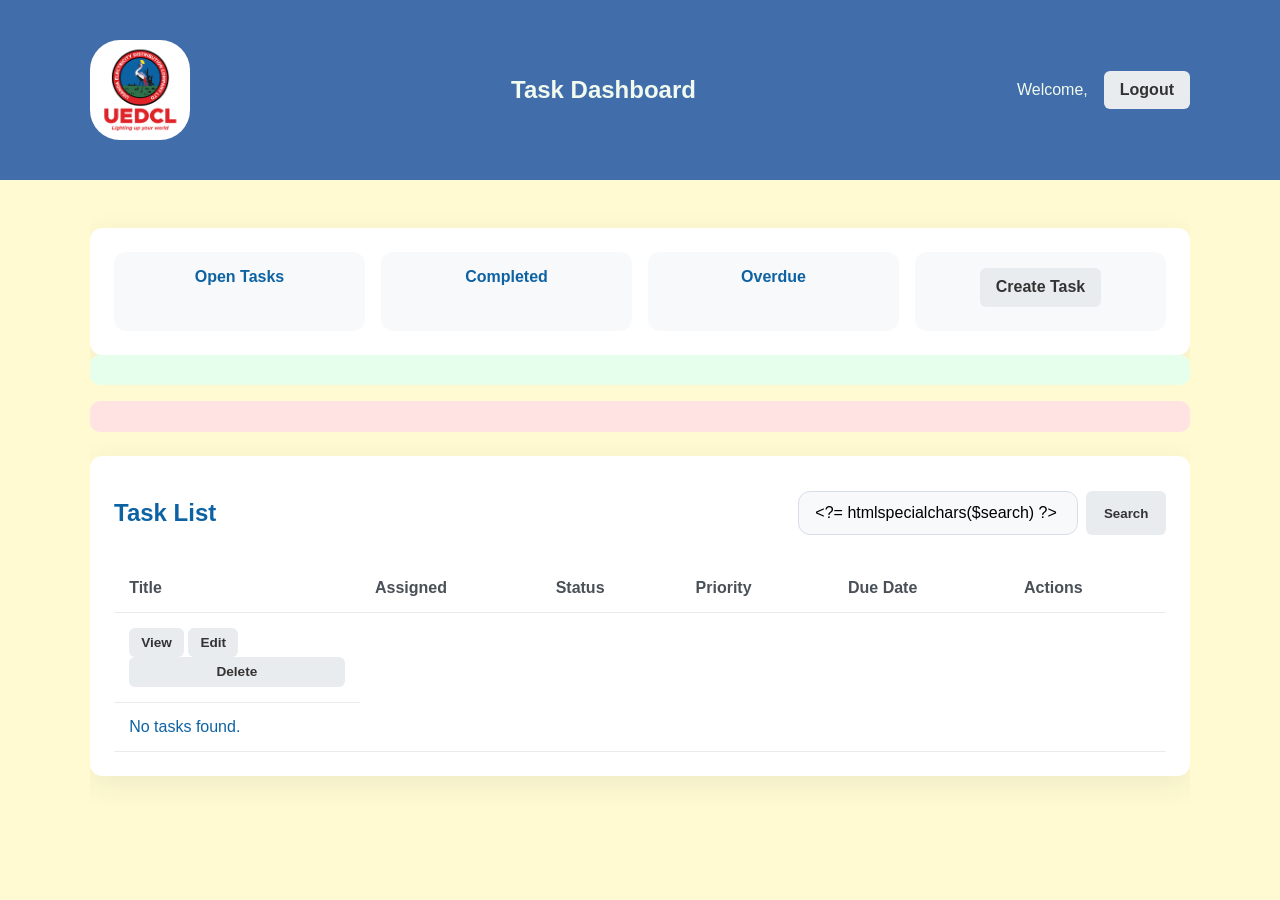
<file: index.html>
<!DOCTYPE html>
<html lang="en">
<head>
    <meta charset="UTF-8">
    <meta name="viewport" content="width=device-width, initial-scale=1.0">
    <title>Employee Task Tracker</title>
    <link rel="stylesheet" href="assets/styles.css">
</head>
<body>
    <header class="site-header">
        <div class="container">
            <img src="images/logo.png" alt="logo" class="login-logo">
            <h1>Task Dashboard</h1>
            <div class="header-actions">
                <span>Welcome,</span>
                <a href="logout.php" class="button secondary">Logout</a>
            </div>
        </div>
    </header>

    <main class="container">
        <section class="panel summary-panel">
            <div class="summary-card">
                <h2>Open Tasks</h2>
            </div>
            <div class="summary-card">
                <h2>Completed</h2>
            </div>
            <div class="summary-card">
                <h2>Overdue</h2>
                
            </div>
                <div class="summary-card">
                    <h2><a class="link-button" href="task_create.php">Create Task</a></h2>
    
                </div>
            
        </section>

            <div class="alert success"></div>
            <div class="alert error"></div>

        <section class="panel task-table-panel">
            <div class="task-list-header">
                <div>
                    <h2>Task List</h2>
                </div>
                <form class="search-bar" method="get" action="index.php">
                    <input type="text" name="search" value="<?= htmlspecialchars($search) ?>" placeholder="Search tasks by title, description, or assignee">
                    <button class="button secondary" type="submit">Search</button>
                </form>
            </div>
            <div class="table-responsive">
                <table>
                    <thead>
                        <tr>
                            <th>Title</th>
                            <th>Assigned</th>
                            <th>Status</th>
                            <th>Priority</th>
                            <th>Due Date</th>
                            <th>Actions</th>
                        </tr>
                    </thead>
                    <tbody>
                                <td>
                                    <a class="button small" href="task_view.php?id=<?= $task['id'] ?>">View</a>
                                        <a class="button small secondary" href="task_edit.php?id=<?= $task['id'] ?>">Edit</a>
                                        <form method="post" action="task_delete.php" class="inline-form delete-form">
                                            <input type="hidden" name="id" value="<?= $task['id'] ?>">
                                            <button class="button small danger confirm-delete" type="submit">Delete</button>
                                        </form>
                                    
                                </td>
                        
                        
                            <tr><td colspan="6">No tasks found.</td></tr>
                        
                    </tbody>
                </table>
            </div>
        </section>
    </main>

    <script src="assets/app.js"></script>
</body>
</html>
</file>
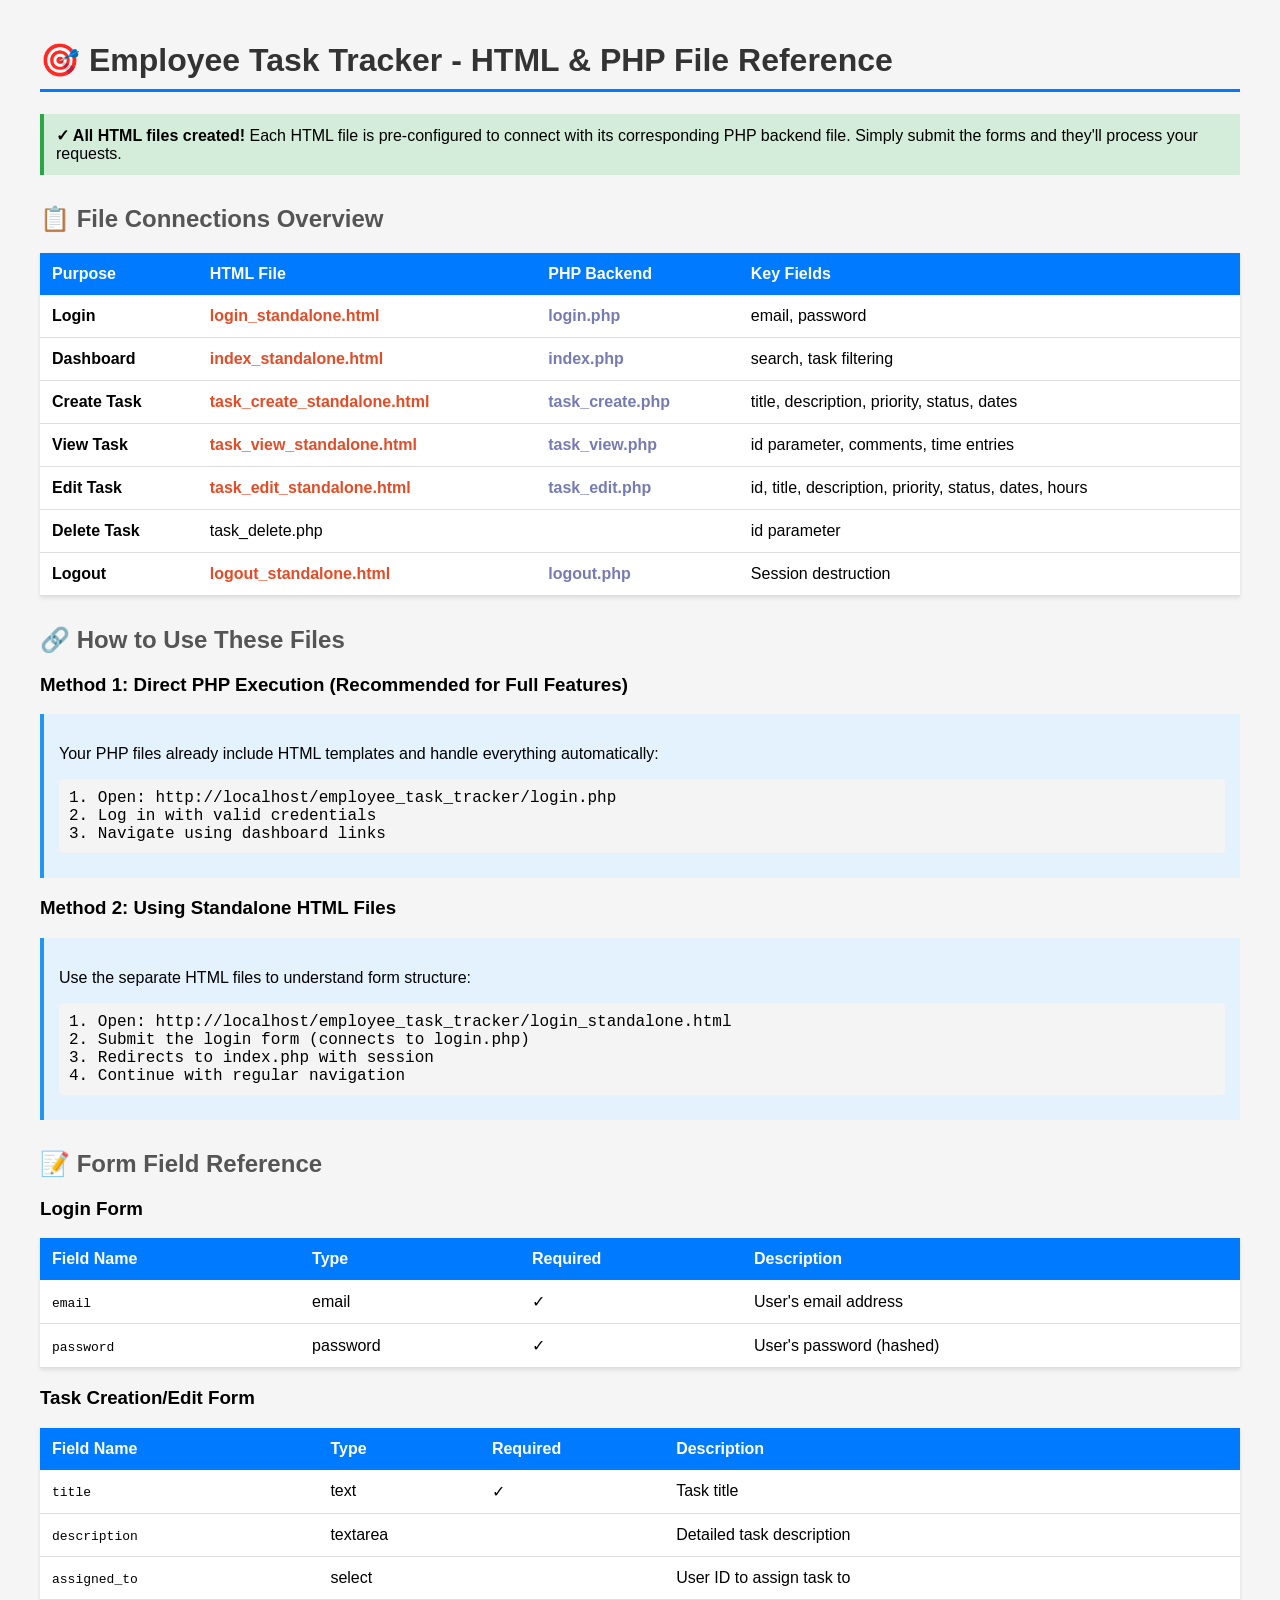
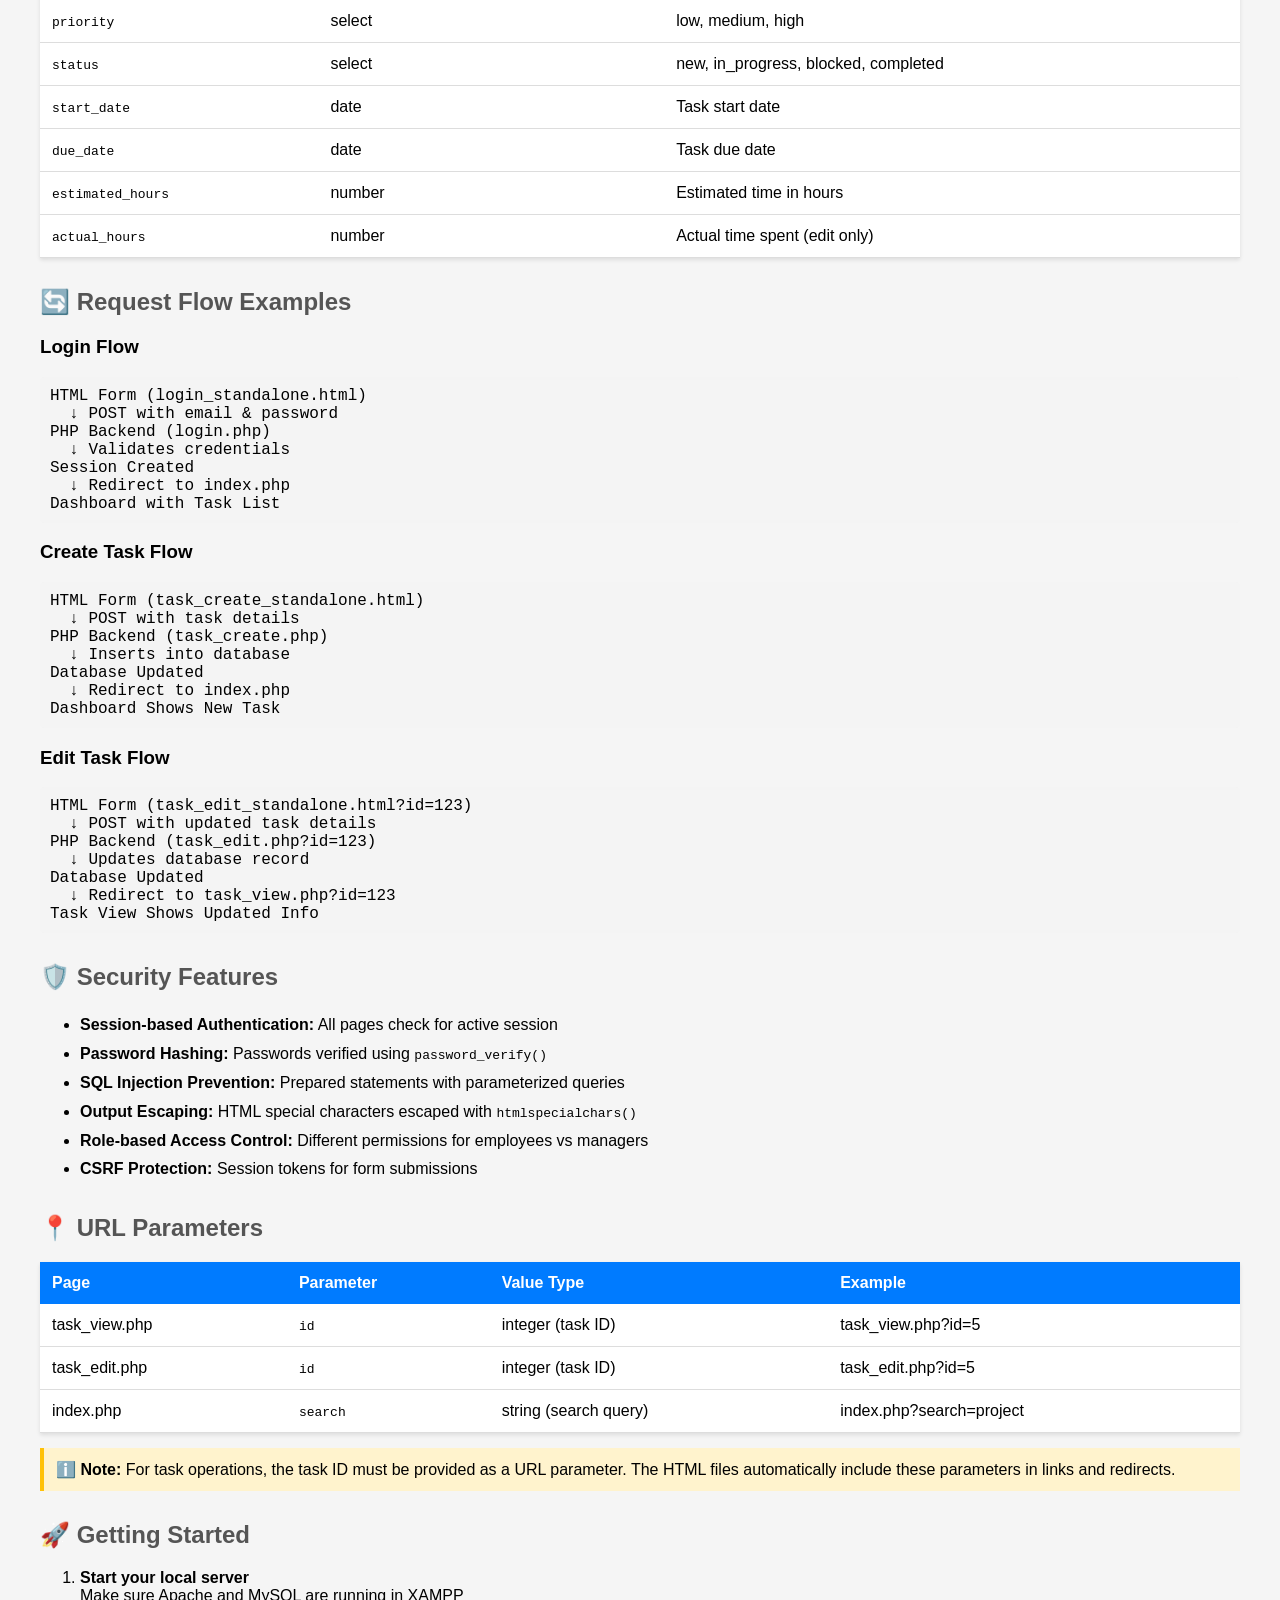
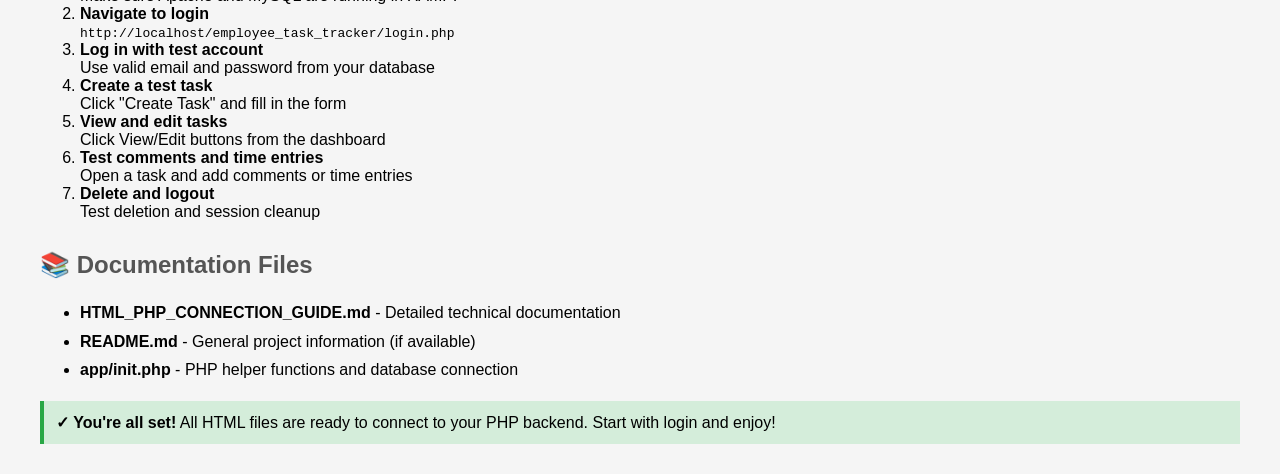
<file: FILE_REFERENCE.html>
<!DOCTYPE html>
<html lang="en">
<head>
    <meta charset="UTF-8">
    <meta name="viewport" content="width=device-width, initial-scale=1.0">
    <title>Employee Task Tracker - File Reference</title>
    <style>
        body {
            font-family: Arial, sans-serif;
            margin: 20px;
            max-width: 1200px;
            margin: 0 auto;
            padding: 20px;
            background-color: #f5f5f5;
        }
        h1 {
            color: #333;
            border-bottom: 3px solid #007bff;
            padding-bottom: 10px;
        }
        h2 {
            color: #555;
            margin-top: 30px;
        }
        table {
            width: 100%;
            border-collapse: collapse;
            background: white;
            margin: 15px 0;
            box-shadow: 0 2px 4px rgba(0,0,0,0.1);
        }
        th {
            background-color: #007bff;
            color: white;
            padding: 12px;
            text-align: left;
        }
        td {
            padding: 12px;
            border-bottom: 1px solid #ddd;
        }
        tr:hover {
            background-color: #f9f9f9;
        }
        .html { color: #e34c26; font-weight: bold; }
        .php { color: #777bb4; font-weight: bold; }
        .description { color: #666; }
        .connection { background-color: #e3f2fd; padding: 15px; margin: 10px 0; border-left: 4px solid #2196F3; }
        .code {
            background-color: #f4f4f4;
            padding: 10px;
            border-radius: 4px;
            font-family: 'Courier New', monospace;
            margin: 10px 0;
        }
        .note {
            background-color: #fff3cd;
            padding: 12px;
            border-left: 4px solid #ffc107;
            margin: 10px 0;
        }
        .success {
            background-color: #d4edda;
            padding: 12px;
            border-left: 4px solid #28a745;
            margin: 10px 0;
        }
        ul {
            line-height: 1.8;
        }
        a {
            color: #007bff;
            text-decoration: none;
        }
        a:hover {
            text-decoration: underline;
        }
    </style>
</head>
<body>
    <h1>🎯 Employee Task Tracker - HTML & PHP File Reference</h1>

    <div class="success">
        <strong>✓ All HTML files created!</strong> Each HTML file is pre-configured to connect with its corresponding PHP backend file. Simply submit the forms and they'll process your requests.
    </div>

    <h2>📋 File Connections Overview</h2>

    <table>
        <thead>
            <tr>
                <th>Purpose</th>
                <th>HTML File</th>
                <th>PHP Backend</th>
                <th>Key Fields</th>
            </tr>
        </thead>
        <tbody>
            <tr>
                <td><strong>Login</strong></td>
                <td class="html">login_standalone.html</td>
                <td class="php">login.php</td>
                <td>email, password</td>
            </tr>
            <tr>
                <td><strong>Dashboard</strong></td>
                <td class="html">index_standalone.html</td>
                <td class="php">index.php</td>
                <td>search, task filtering</td>
            </tr>
            <tr>
                <td><strong>Create Task</strong></td>
                <td class="html">task_create_standalone.html</td>
                <td class="php">task_create.php</td>
                <td>title, description, priority, status, dates</td>
            </tr>
            <tr>
                <td><strong>View Task</strong></td>
                <td class="html">task_view_standalone.html</td>
                <td class="php">task_view.php</td>
                <td>id parameter, comments, time entries</td>
            </tr>
            <tr>
                <td><strong>Edit Task</strong></td>
                <td class="html">task_edit_standalone.html</td>
                <td class="php">task_edit.php</td>
                <td>id, title, description, priority, status, dates, hours</td>
            </tr>
            <tr>
                <td><strong>Delete Task</strong></td>
                <td colspan="2">task_delete.php</td>
                <td>id parameter</td>
            </tr>
            <tr>
                <td><strong>Logout</strong></td>
                <td class="html">logout_standalone.html</td>
                <td class="php">logout.php</td>
                <td>Session destruction</td>
            </tr>
        </tbody>
    </table>

    <h2>🔗 How to Use These Files</h2>

    <h3>Method 1: Direct PHP Execution (Recommended for Full Features)</h3>
    <div class="connection">
        <p>Your PHP files already include HTML templates and handle everything automatically:</p>
        <div class="code">
            1. Open: http://localhost/employee_task_tracker/login.php<br>
            2. Log in with valid credentials<br>
            3. Navigate using dashboard links
        </div>
    </div>

    <h3>Method 2: Using Standalone HTML Files</h3>
    <div class="connection">
        <p>Use the separate HTML files to understand form structure:</p>
        <div class="code">
            1. Open: http://localhost/employee_task_tracker/login_standalone.html<br>
            2. Submit the login form (connects to login.php)<br>
            3. Redirects to index.php with session<br>
            4. Continue with regular navigation
        </div>
    </div>

    <h2>📝 Form Field Reference</h2>

    <h3>Login Form</h3>
    <table>
        <thead>
            <tr>
                <th>Field Name</th>
                <th>Type</th>
                <th>Required</th>
                <th>Description</th>
            </tr>
        </thead>
        <tbody>
            <tr>
                <td><code>email</code></td>
                <td>email</td>
                <td>✓</td>
                <td>User's email address</td>
            </tr>
            <tr>
                <td><code>password</code></td>
                <td>password</td>
                <td>✓</td>
                <td>User's password (hashed)</td>
            </tr>
        </tbody>
    </table>

    <h3>Task Creation/Edit Form</h3>
    <table>
        <thead>
            <tr>
                <th>Field Name</th>
                <th>Type</th>
                <th>Required</th>
                <th>Description</th>
            </tr>
        </thead>
        <tbody>
            <tr>
                <td><code>title</code></td>
                <td>text</td>
                <td>✓</td>
                <td>Task title</td>
            </tr>
            <tr>
                <td><code>description</code></td>
                <td>textarea</td>
                <td></td>
                <td>Detailed task description</td>
            </tr>
            <tr>
                <td><code>assigned_to</code></td>
                <td>select</td>
                <td></td>
                <td>User ID to assign task to</td>
            </tr>
            <tr>
                <td><code>priority</code></td>
                <td>select</td>
                <td></td>
                <td>low, medium, high</td>
            </tr>
            <tr>
                <td><code>status</code></td>
                <td>select</td>
                <td></td>
                <td>new, in_progress, blocked, completed</td>
            </tr>
            <tr>
                <td><code>start_date</code></td>
                <td>date</td>
                <td></td>
                <td>Task start date</td>
            </tr>
            <tr>
                <td><code>due_date</code></td>
                <td>date</td>
                <td></td>
                <td>Task due date</td>
            </tr>
            <tr>
                <td><code>estimated_hours</code></td>
                <td>number</td>
                <td></td>
                <td>Estimated time in hours</td>
            </tr>
            <tr>
                <td><code>actual_hours</code></td>
                <td>number</td>
                <td></td>
                <td>Actual time spent (edit only)</td>
            </tr>
        </tbody>
    </table>

    <h2>🔄 Request Flow Examples</h2>

    <h3>Login Flow</h3>
    <div class="code">
        HTML Form (login_standalone.html)<br>
        &nbsp;&nbsp;↓ POST with email & password<br>
        PHP Backend (login.php)<br>
        &nbsp;&nbsp;↓ Validates credentials<br>
        Session Created<br>
        &nbsp;&nbsp;↓ Redirect to index.php<br>
        Dashboard with Task List
    </div>

    <h3>Create Task Flow</h3>
    <div class="code">
        HTML Form (task_create_standalone.html)<br>
        &nbsp;&nbsp;↓ POST with task details<br>
        PHP Backend (task_create.php)<br>
        &nbsp;&nbsp;↓ Inserts into database<br>
        Database Updated<br>
        &nbsp;&nbsp;↓ Redirect to index.php<br>
        Dashboard Shows New Task
    </div>

    <h3>Edit Task Flow</h3>
    <div class="code">
        HTML Form (task_edit_standalone.html?id=123)<br>
        &nbsp;&nbsp;↓ POST with updated task details<br>
        PHP Backend (task_edit.php?id=123)<br>
        &nbsp;&nbsp;↓ Updates database record<br>
        Database Updated<br>
        &nbsp;&nbsp;↓ Redirect to task_view.php?id=123<br>
        Task View Shows Updated Info
    </div>

    <h2>🛡️ Security Features</h2>

    <ul>
        <li><strong>Session-based Authentication:</strong> All pages check for active session</li>
        <li><strong>Password Hashing:</strong> Passwords verified using <code>password_verify()</code></li>
        <li><strong>SQL Injection Prevention:</strong> Prepared statements with parameterized queries</li>
        <li><strong>Output Escaping:</strong> HTML special characters escaped with <code>htmlspecialchars()</code></li>
        <li><strong>Role-based Access Control:</strong> Different permissions for employees vs managers</li>
        <li><strong>CSRF Protection:</strong> Session tokens for form submissions</li>
    </ul>

    <h2>📍 URL Parameters</h2>

    <table>
        <thead>
            <tr>
                <th>Page</th>
                <th>Parameter</th>
                <th>Value Type</th>
                <th>Example</th>
            </tr>
        </thead>
        <tbody>
            <tr>
                <td>task_view.php</td>
                <td><code>id</code></td>
                <td>integer (task ID)</td>
                <td>task_view.php?id=5</td>
            </tr>
            <tr>
                <td>task_edit.php</td>
                <td><code>id</code></td>
                <td>integer (task ID)</td>
                <td>task_edit.php?id=5</td>
            </tr>
            <tr>
                <td>index.php</td>
                <td><code>search</code></td>
                <td>string (search query)</td>
                <td>index.php?search=project</td>
            </tr>
        </tbody>
    </table>

    <div class="note">
        <strong>ℹ️ Note:</strong> For task operations, the task ID must be provided as a URL parameter. The HTML files automatically include these parameters in links and redirects.
    </div>

    <h2>🚀 Getting Started</h2>

    <ol>
        <li><strong>Start your local server</strong><br>
            Make sure Apache and MySQL are running in XAMPP
        </li>
        <li><strong>Navigate to login</strong><br>
            <code>http://localhost/employee_task_tracker/login.php</code>
        </li>
        <li><strong>Log in with test account</strong><br>
            Use valid email and password from your database
        </li>
        <li><strong>Create a test task</strong><br>
            Click "Create Task" and fill in the form
        </li>
        <li><strong>View and edit tasks</strong><br>
            Click View/Edit buttons from the dashboard
        </li>
        <li><strong>Test comments and time entries</strong><br>
            Open a task and add comments or time entries
        </li>
        <li><strong>Delete and logout</strong><br>
            Test deletion and session cleanup
        </li>
    </ol>

    <h2>📚 Documentation Files</h2>

    <ul>
        <li><strong>HTML_PHP_CONNECTION_GUIDE.md</strong> - Detailed technical documentation</li>
        <li><strong>README.md</strong> - General project information (if available)</li>
        <li><strong>app/init.php</strong> - PHP helper functions and database connection</li>
    </ul>

    <div class="success">
        <strong>✓ You're all set!</strong> All HTML files are ready to connect to your PHP backend. Start with login and enjoy!
    </div>

</body>
</html>
</file>
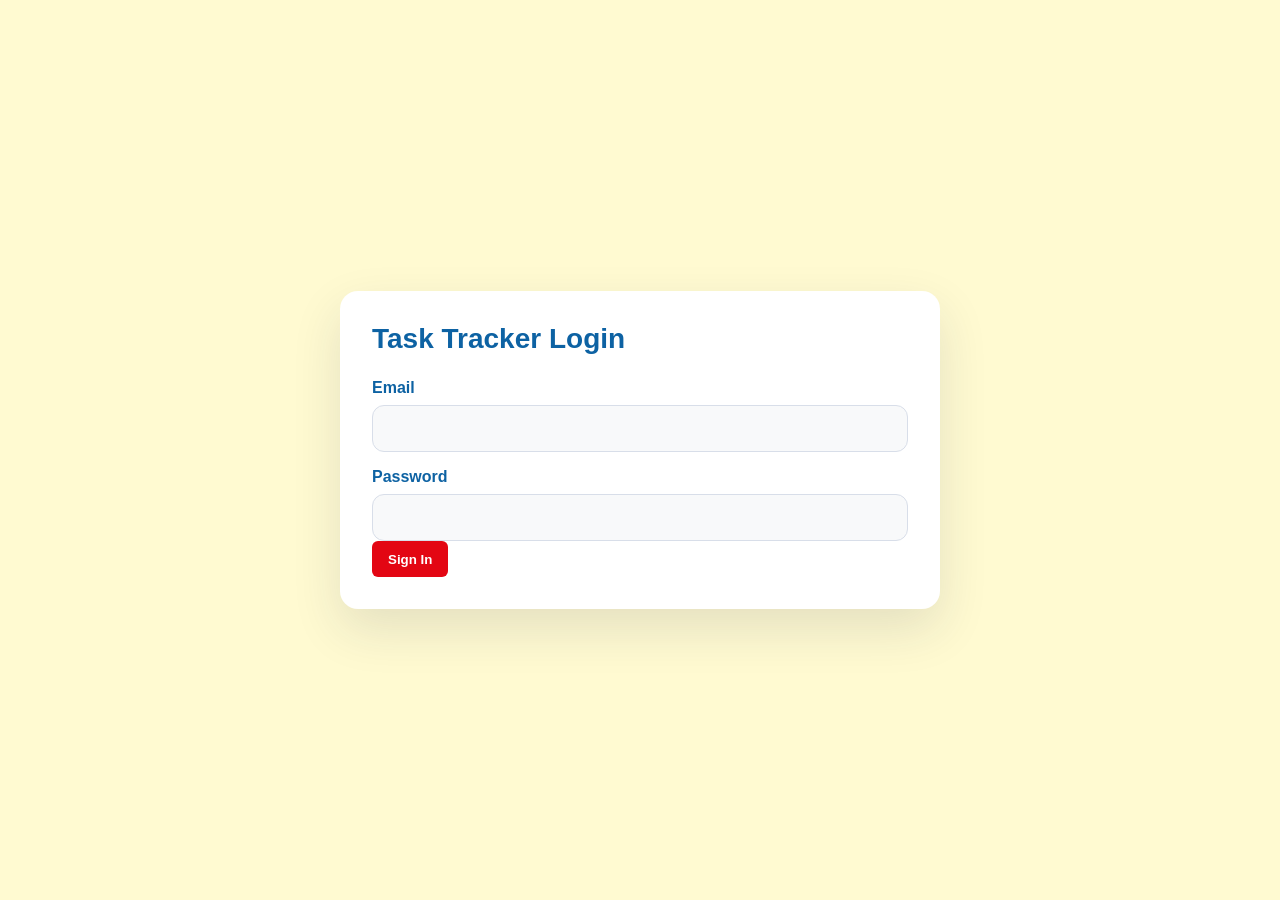
<file: login_standalone.html>
<!DOCTYPE html>
<html lang="en">
<head>
    <meta charset="UTF-8">
    <meta name="viewport" content="width=device-width, initial-scale=1.0">
    <title>Login - Employee Task Tracker</title>
    <link rel="stylesheet" href="assets/styles.css">
</head>
<body>
    <main class="login-page">
        <form class="login-form" method="POST" action="login.php">
            <h1>Task Tracker Login</h1>
            <div id="error-message" style="display: none;" class="alert error"></div>
            
            <label for="email">Email</label>
            <input type="email" id="email" name="email" required>
            
            <label for="password">Password</label>
            <input type="password" id="password" name="password" required>
            
            <button class="button primary" type="submit">Sign In</button>
        </form>
    </main>
    
    <script>
        // Optional: Add client-side validation
        document.querySelector('.login-form').addEventListener('submit', function(e) {
            const email = document.getElementById('email').value;
            const password = document.getElementById('password').value;
            
            if (!email || !password) {
                e.preventDefault();
                document.getElementById('error-message').style.display = 'block';
                document.getElementById('error-message').textContent = 'Please fill in all fields';
            }
        });
    </script>
</body>
</html>
</file>
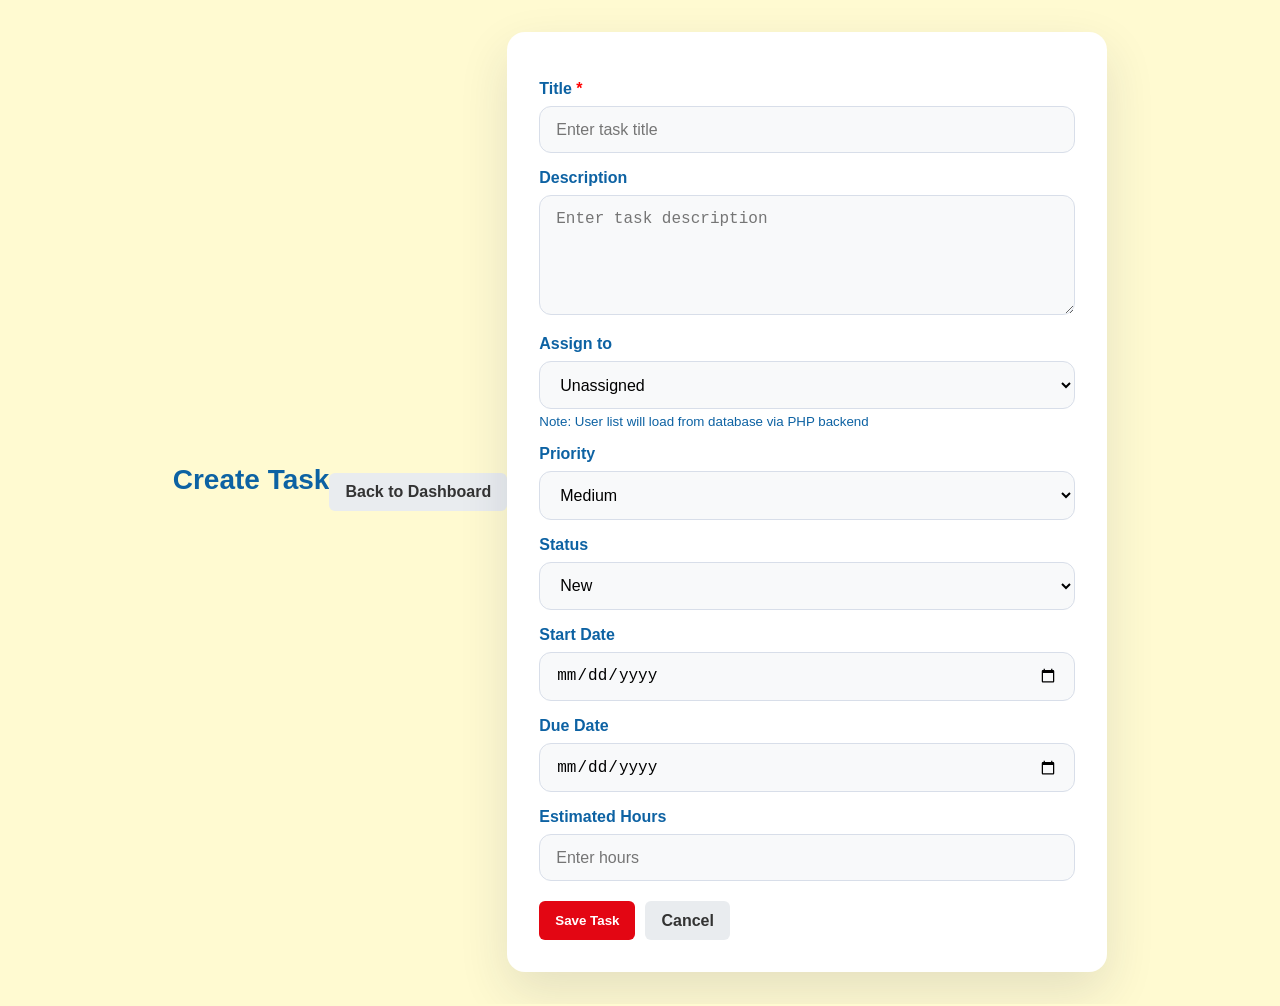
<file: task_create_standalone.html>
<!DOCTYPE html>
<html lang="en">
<head>
    <meta charset="UTF-8">
    <meta name="viewport" content="width=device-width, initial-scale=1.0">
    <title>Create Task - Employee Task Tracker</title>
    <link rel="stylesheet" href="assets/styles.css">
</head>
<body>
    <main class="container form-page">
        <div style="display: flex; justify-content: space-between; align-items: center; margin-bottom: 20px;">
            <h1>Create Task</h1>
            <a class="button secondary" href="index.php">Back to Dashboard</a>
        </div>

        <div id="error-message" style="display: none;" class="alert error"></div>

        <form method="post" action="task_create.php" id="create-task-form">
            <div class="form-group">
                <label for="title">Title <span style="color: red;">*</span></label>
                <input type="text" id="title" name="title" required placeholder="Enter task title">
            </div>

            <div class="form-group">
                <label for="description">Description</label>
                <textarea id="description" name="description" rows="4" placeholder="Enter task description"></textarea>
            </div>

            <div class="form-group">
                <label for="assigned_to">Assign to</label>
                <select id="assigned_to" name="assigned_to">
                    <option value="">Unassigned</option>
                    <!-- Options will be populated from PHP backend -->
                </select>
                <small style="display: block; margin-top: 5px;">Note: User list will load from database via PHP backend</small>
            </div>

            <div class="form-group">
                <label for="priority">Priority</label>
                <select id="priority" name="priority">
                    <option value="medium">Medium</option>
                    <option value="low">Low</option>
                    <option value="high">High</option>
                </select>
            </div>

            <div class="form-group">
                <label for="status">Status</label>
                <select id="status" name="status">
                    <option value="new">New</option>
                    <option value="in_progress">In Progress</option>
                    <option value="blocked">Blocked</option>
                    <option value="completed">Completed</option>
                </select>
            </div>

            <div class="form-group">
                <label for="start_date">Start Date</label>
                <input type="date" id="start_date" name="start_date">
            </div>

            <div class="form-group">
                <label for="due_date">Due Date</label>
                <input type="date" id="due_date" name="due_date">
            </div>

            <div class="form-group">
                <label for="estimated_hours">Estimated Hours</label>
                <input type="number" id="estimated_hours" name="estimated_hours" step="0.25" placeholder="Enter hours">
            </div>

            <div class="form-actions" style="display: flex; gap: 10px; margin-top: 20px;">
                <button class="button primary" type="submit">Save Task</button>
                <a class="button secondary" href="index.php">Cancel</a>
            </div>
        </form>
    </main>

    <script>
        // Form validation before submission
        document.getElementById('create-task-form').addEventListener('submit', function(e) {
            const title = document.getElementById('title').value.trim();
            
            if (!title) {
                e.preventDefault();
                const errorDiv = document.getElementById('error-message');
                errorDiv.textContent = 'Title is required';
                errorDiv.style.display = 'block';
            }
        });

        // Format start date and due date
        const today = new Date().toISOString().split('T')[0];
        document.getElementById('start_date').min = today;
        document.getElementById('due_date').min = today;
    </script>
</body>
</html>
</file>
<file: assets/styles.css>
* {
    box-sizing: border-box;
}
body {
    margin: 0;
    font-family: Arial, sans-serif;
    background: #fffad1;
    color: #0d62a3;
}
.container {
    width: min(1100px, 92%);
    margin: 0 auto;
    padding: 1.5rem 0;
}

.login-logo{
    border-radius: 30%;
    width: 100px;
    height: auto;
}

.site-header {
    background: #416daa;
    color: #f1faee;
    padding: 1rem 0;
}
.site-header .container {
    display: flex;
    align-items: center;
    justify-content: space-between;
}
.site-header h1 {
    margin: 0;
    font-size: 1.5rem;
}
.header-actions {
    display: flex;
    align-items: center;
    gap: 1rem;
}

.notification-item.deleted { border-left-color: #6c757d; background: #f8f9fa; }
.notification-item.assigned { border-left-color: #457b9d; background: #eef6fc; }

.button,
.link-button {
    display: inline-block;
    padding: 0.65rem 1rem;
    border-radius: 6px;
    text-decoration: none;
    border: none;
    cursor: pointer;
    font-weight: 600;
}
.button.primary {
    background: #e30613;
    color: white;
}
.button.secondary,
.link-button {
    background: #e9ecef;
    color: #333;
}
.button.danger {
    background: #e63946;
    color: white;
}
.button.small {
    font-size: 0.85rem;
    padding: 0.45rem 0.75rem;
}
.task-list-header {
    display: flex;
    align-items: center;
    justify-content: space-between;
    gap: 1rem;
    flex-wrap: wrap;
    margin-bottom: 1rem;
}
.search-bar {
    display: flex;
    gap: 0.5rem;
    flex-wrap: wrap;
}
.search-bar input {
    padding: 0.75rem 1rem;
    border-radius: 12px;
    border: 1px solid #d8dee9;
    width: 280px;
}
.search-bar button {
    padding: 0.8rem 1.1rem;
}
.button.small {
    background: #e9ecef;
    color: #333;
}
.button.small {
    font-size: 0.85rem;
    padding: 0.45rem 0.75rem;
}
.panel {
    background: white;
    border-radius: 12px;
    padding: 1.5rem;
    margin-top: 1.5rem;
    box-shadow: 0 8px 30px rgba(35, 47, 60, 0.08);
}
.summary-panel {
    display: grid;
    grid-template-columns: repeat(auto-fit, minmax(180px, 1fr));
    gap: 1rem;
}
.summary-card {
    padding: 1rem;
    background: #f8f9fa;
    border-radius: 12px;
    text-align: center;
}
.summary-card h2 {
    margin: 0 0 0.5rem;
    font-size: 1rem;
}
.summary-card p {
    margin: 0;
    font-size: 2rem;
    font-weight: 700;
}
.table-responsive {
    overflow-x: auto;
}
table {
    width: 100%;
    border-collapse: collapse;
}
th,
td {
    text-align: left;
    padding: 0.95rem;
    border-bottom: 1px solid #e9ecef;
}
th {
    color: #495057;
    font-weight: 700;
}
.status {
    display: inline-flex;
    padding: 0.35rem 0.65rem;
    border-radius: 999px;
    color: white;
    font-size: 0.9rem;
    font-weight: 600;
}
.status.new { background: #4a90e2; }
.status.in_progress { background: #f4a261; }
.status.blocked { background: #e63946; }
.status.completed { background: #2a9d8f; }
.login-page,
.form-page {
    min-height: 100vh;
    display: flex;
    align-items: center;
    justify-content: center;
    padding: 2rem;
}
.login-form,
.form-page form {
    width: min(600px, 100%);
    padding: 2rem;
    background: white;
    border-radius: 18px;
    box-shadow: 0 20px 50px rgba(32, 45, 71, 0.12);
}

.form-panel {
    background: white;
    border-radius: 12px;
    padding: 1.5rem;
    box-shadow: 0 8px 30px rgba(35, 47, 60, 0.08);
}
.login-form h1,
.form-page h1 {
    margin-top: 0;
    margin-bottom: 1.5rem;
    font-size: 1.75rem;
}
label {
    display: block;
    margin-bottom: 0.5rem;
    margin-top: 1rem;
    font-weight: 600;
}
input,
textarea,
select {
    width: 100%;
    padding: 0.85rem 1rem;
    border-radius: 12px;
    border: 1px solid #d8dee9;
    background: #f8f9fa;
    font-size: 1rem;
}
textarea {
    min-height: 120px;
    resize: vertical;
}
.inline-form {
    display: grid;
    gap: 1rem;
    margin-top: 1.5rem;
}
.delete-form {
    margin: 0;
}

.alert {
    padding: 0.95rem 1rem;
    border-radius: 10px;
    margin-bottom: 1rem;
}
.alert.error {
    background: #ffe3e3;
    color: #9f3a38;
}
.alert.success {
    background: #e6ffed;
    color: #1f7a3a;
}
.grid-2 {
    display: grid;
    grid-template-columns: 1fr 320px;
    gap: 1.5rem;
}
.details-box {
    padding: 1rem;
    background: #f8f9fa;
    border-radius: 14px;
}
.comment-list {
    list-style: none;
    margin: 0;
    padding: 0;
}
.comment-list li {
    padding: 1rem;
    border-bottom: 1px solid #e9ecef;
}
.comment-list li:last-child {
    border-bottom: none;
}
/* ===== SIDEBAR NAVIGATION ===== */
body {
    display: grid;
    grid-template-columns: auto 1fr;
    grid-template-rows: auto 1fr;
    min-height: 100vh;
}

body.sidebar-closed {
    grid-template-columns: 60px 1fr;
}

.sidebar {
    grid-column: 1;
    grid-row: 1 / span 2;
    width: 280px;
    background: linear-gradient(135deg, #1d3557 0%, #14253a 100%);
    color: #f1faee;
    display: flex;
    flex-direction: column;
    border-right: 1px solid #0d1f2d;
    transition: width 0.3s ease, transform 0.3s ease;
    overflow-y: auto;
    box-shadow: 2px 0 8px rgba(0, 0, 0, 0.1);
}

body.sidebar-closed .sidebar {
    width: 60px;
}

.sidebar-header {
    padding: 1.5rem 1rem;
    border-bottom: 1px solid rgba(241, 250, 238, 0.1);
    display: flex;
    align-items: center;
    justify-content: space-between;
    gap: 0.5rem;
}

.sidebar-header h2 {
    margin: 0;
    font-size: 1.3rem;
    white-space: nowrap;
    transition: opacity 0.3s ease;
}

body.sidebar-closed .sidebar-header h2 {
    opacity: 0;
    width: 0;
    overflow: hidden;
}

.sidebar-toggle {
    display: inline-flex;
    align-items: center;
    justify-content: center;
    background: rgba(255, 255, 255, 0.12);
    border: none;
    color: #f1faee;
    font-size: 1.5rem;
    cursor: pointer;
    padding: 0.5rem;
    flex-shrink: 0;
    border-radius: 50%;
    width: 44px;
    height: 44px;
    position: relative;
}

.sidebar-user {
    padding: 1rem 1.25rem;
    border-bottom: 1px solid rgba(241, 250, 238, 0.1);
    background: rgba(0, 0, 0, 0.16);
}

.sidebar-nav {
    flex: 1;
    overflow-y: auto;
    padding: 1rem 0;
}

.nav-menu {
    list-style: none;
    margin: 0;
    padding: 0;
}

.nav-item {
    margin: 0;
}

.nav-link {
    display: flex;
    align-items: center;
    gap: 1rem;
    padding: 0.875rem 1.25rem;
    color: #a8c5dd;
    text-decoration: none;
    transition: all 0.3s ease;
    border-left: 3px solid transparent;
    cursor: pointer;
}

.nav-link:hover {
    background: rgba(255, 255, 255, 0.08);
    color: #f1faee;
}

.nav-link.active {
    background: rgba(69, 123, 157, 0.3);
    color: #f1faee;
    border-left-color: #e9c46a;
}

.nav-icon {
    font-size: 1.3rem;
    flex-shrink: 0;
    min-width: 24px;
    display: flex;
    align-items: center;
    justify-content: center;
}

.nav-text {
    transition: opacity 0.3s ease;
    white-space: nowrap;
}

body.sidebar-closed .nav-text {
    opacity: 0;
    width: 0;
    overflow: hidden;
}

.nav-divider {
    height: 1px;
    background: rgba(241, 250, 238, 0.1);
    margin: 0.5rem 0;
}

.nav-logout {
    color: #ff6b6b;
}

.nav-logout:hover {
    background: rgba(255, 107, 107, 0.15);
}

.sidebar-footer {
    padding: 1rem 1.25rem;
    border-top: 1px solid rgba(241, 250, 238, 0.1);
    background: rgba(0, 0, 0, 0.2);
    pointer-events: none;
}

.sidebar-footer, 
.user-info, 
.profile-box { /* use whatever class your "Kagere Rahid Admin" box has */
    padding: 6px 10px;   /* was probably 16px+ */
    height: auto;        /* let content define height */
    min-height: 40px;    /* shrink from ~70-80px */
}

.sidebar-footer .avatar,
.sidebar-footer img {
    width: 28px;         /* shrink the blue "K" circle */
    height: 28px;
    font-size: 14px;     /* "K" text inside */
}

.sidebar-footer .name {
    font-size: 13px;     /* "Kagere Rahid" */
    line-height: 1.2;
}

.sidebar-footer .role {
    font-size: 11px;     /* "Admin" */
    margin-top: 2px;
}

.user-info {
    display: flex;
    align-items: center;
    gap: 0.75rem;
}

.user-avatar {
    width: 40px;
    height: 40px;
    border-radius: 50%;
    background: #457b9d;
    color: white;
    display: flex;
    align-items: center;
    justify-content: center;
    font-weight: 700;
    font-size: 1rem;
    flex-shrink: 0;
}

.user-details {
    overflow: hidden;
    transition: opacity 0.3s ease;
}

.user-name,
.user-role {
    margin: 0;
    font-size: 0.9rem;
    white-space: nowrap;
    overflow: hidden;
    text-overflow: ellipsis;
}

.user-name {
    color: #f1faee;
    font-weight: 600;
}

.user-role {
    color: #a8c5dd;
    font-size: 0.8rem;
}

body.sidebar-closed .user-details {
    opacity: 0;
    width: 0;
}

.sidebar-overlay {
    display: none;
    grid-column: 2;
    grid-row: 1 / span 2;
    background: rgba(0, 0, 0, 0.5);
    cursor: pointer;
}

.site-header {
    grid-column: 2;
    grid-row: 1;
}

main {
    grid-column: 2;
    grid-row: 2;
    overflow-y: auto;
}




/* ===== RESPONSIVE ===== */
@media (max-width: 768px) {
    body {
        grid-template-columns: 1fr;
    }

    body.sidebar-closed {
        grid-template-columns: 1fr;
    }

    .sidebar {
        position: fixed;
        top: 0;
        left: 0;
        height: 100vh;
        width: 280px;
        z-index: 1000;
        transform: translateX(-100%);
    }

    body:not(.sidebar-closed) .sidebar {
        transform: translateX(0);
    }

    .sidebar-toggle {
        display: flex;
        justify-content: center;
        align-items: center;
    }

    .sidebar-toggle span {
        display: block;
        width: 24px;
        height: 2px;
        background: currentColor;
        border-radius: 2px;
        position: absolute;
        transition: all 0.3s ease;
    }

    .sidebar-toggle span:nth-child(1) { top: 6px; }
    .sidebar-toggle span:nth-child(2) { top: 50%; transform: translateY(-50%); }
    .sidebar-toggle span:nth-child(3) { bottom: 6px; }

    body:not(.sidebar-closed) .sidebar-toggle span:nth-child(1) { transform: rotate(45deg); top: 12px; }
    body:not(.sidebar-closed) .sidebar-toggle span:nth-child(2) { opacity: 0; }
    body:not(.sidebar-closed) .sidebar-toggle span:nth-child(3) { transform: rotate(-45deg); bottom: 12px; }

    .sidebar-overlay {
        display: block;
    }

    body.sidebar-closed .sidebar-overlay {
        display: none;
    }

    .site-header,
    main {
        grid-column: 1;
    }
}

@media (max-width: 820px) {
    .grid-2 {
        grid-template-columns: 1fr;
    }
    .site-header .container {
        flex-direction: column;
        gap: 1rem;
    }
}
</file>
